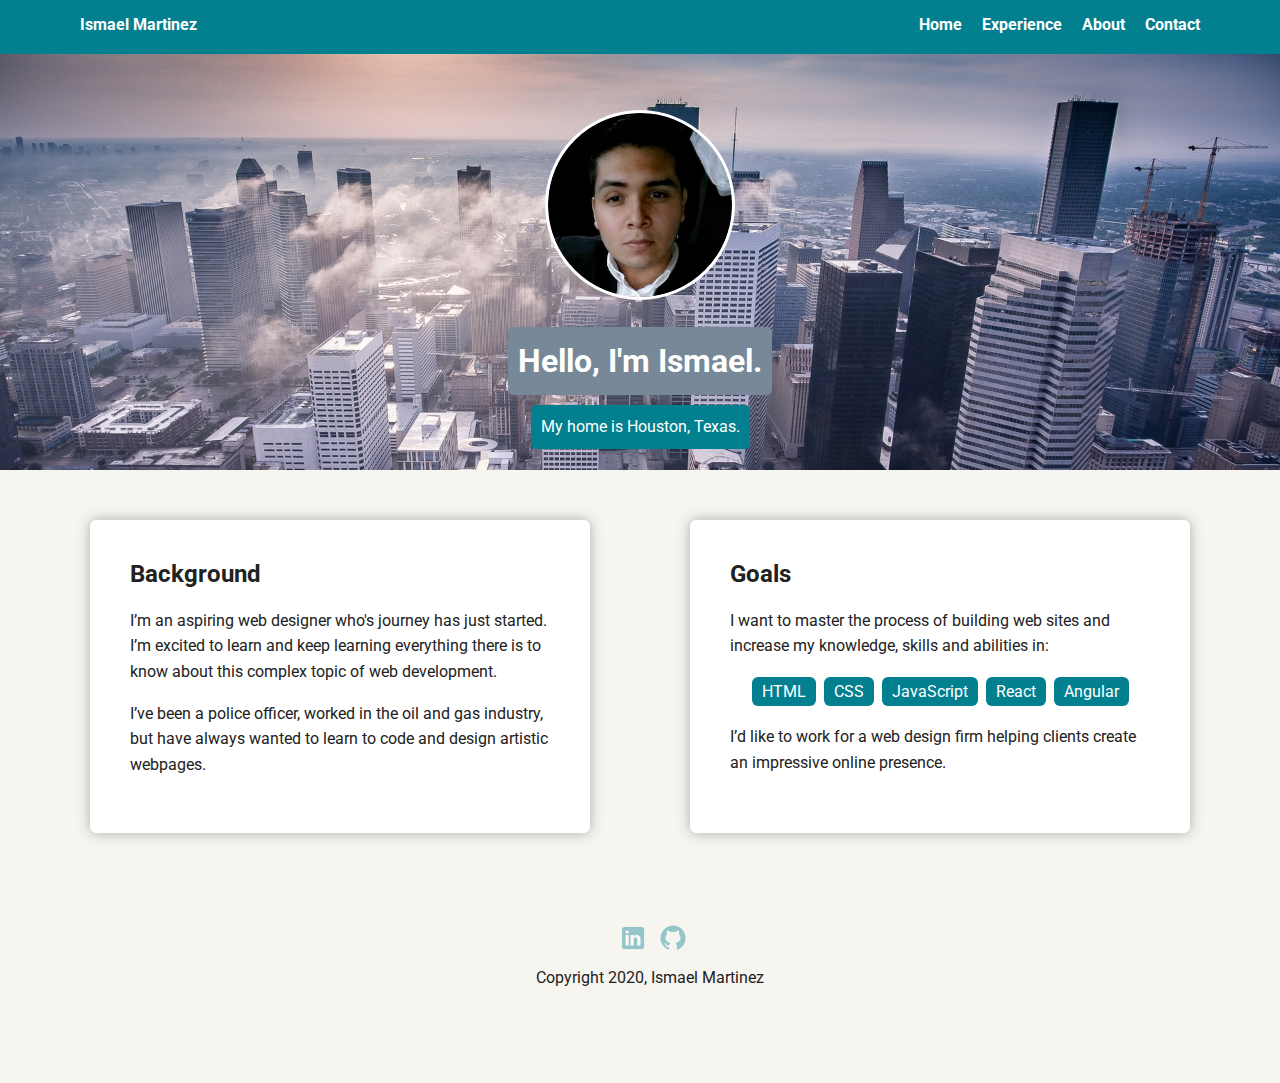
<file: index.html>
<!doctype html>
<html lang="en">
<head>
  <meta charset="utf-8">
  <title>Ismael Martinez Jr</title>
  <meta name="viewport" content="width=device-width, initial-scale=1.0">
  <link rel="stylesheet" href="styles.css">
  <link rel="stylesheet" href="experience.html">
  <link rel="stylesheet" href="about.html">
  <link rel="stylesheet" href="contact.html">
  <link href="https://fonts.googleapis.com/css?family=Muli%7CRoboto:400,300,500,700,900" rel="stylesheet">
</head>

  <body>
    <div class="main-nav">
        <ul class="nav">
          <li class="name">Ismael Martinez</li>
          <li><a href="index.html">Home</a></li>
          <li><a href="experience.html">Experience</a></li>
          <li><a href="about.html">About</a></li>
          <lI><a href="contact.html">Contact</a></lI>

        </ul>
    </div>

    <header>
      <img src="images/profile-img/ismael.png" alt="Picture of Ismael Martinez" class="profile-image">
      <h1 class="tag name">Hello, I'm Ismael.</h1>
      <p class="tag location">My home is Houston, Texas.</p>
    </header>

    <main class="flex">
      <div class="card">
        <h2>Background</h2>
        <p>I’m an aspiring web designer who's journey has just started. I’m excited to learn and keep learning everything there is to know about this complex topic of web development.</p>
        <p>I’ve been a police officer, worked in the oil and gas industry, but have always wanted to learn to code and design artistic webpages.</p>
      </div> 

      <div class="card">
        <h2>Goals</h2>
        <p>I want to master the process of building web sites and increase my knowledge, skills and abilities in:</p>
        <ul class="skills">
          <li>HTML</li>
          <li>CSS</li>
          <li>JavaScript</li>
          <li>React</li>
          <li>Angular</li>
        </ul>
        <p>I’d like to work for a web design firm helping clients create an impressive online presence.</p>
      </div> 

    </main>
    <footer>
      <ul>
        <li><a href="https://www.linkedin.com/in/ismael-martinez-23607412a/" class="social linkedin" target="_blank">LinkedIn</a></li>
        <li><a href="https://github.com/" class="social github" target="_blank">Github</a></li>
      </ul>
      <p class="copyright">Copyright 2020, Ismael Martinez</p>
    </footer>
  </body>
  </html>
</file>
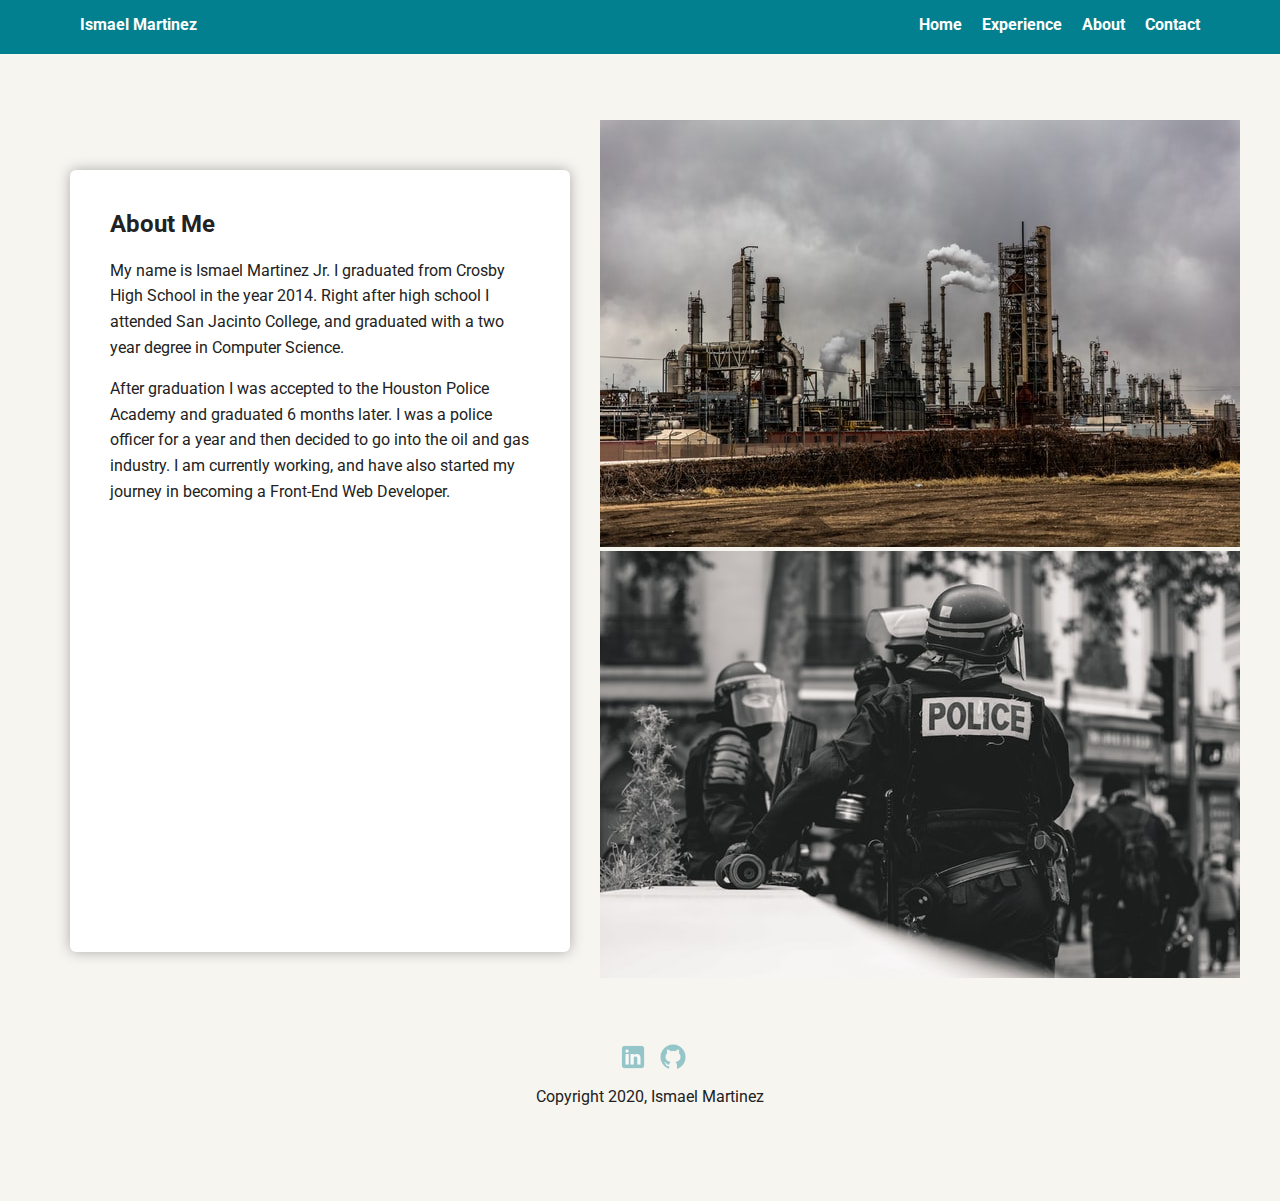
<file: about.html>
<!doctype html>
<html lang="en">
<head>
  <meta charset="utf-8">
  <title>About Me</title>
  <meta name="viewport" content="width=device-width, initial-scale=1.0">
  <link rel="stylesheet" href="styles.css">
  <link rel="stylesheet" href="experience.html">
  <link rel="stylesheet" href="about.html">
  <link rel="stylesheet" href="contact.html">
  <link href="https://fonts.googleapis.com/css?family=Muli%7CRoboto:400,300,500,700,900" rel="stylesheet">
</head>

  <body>
    <div class="main-nav main-nav1">
        <ul class="nav">
          <li class="name">Ismael Martinez</li>
          <li><a href="index.html">Home</a></li>
          <li><a href="experience.html">Experience</a></li>
          <li><a href="about.html">About</a></li>
          <lI><a href="contact.html">Contact</a></lI>

        </ul>
    </div>

    <main class="flex">
      <div class="card card3">
        <h2>About Me</h2>
        <p>My name is Ismael Martinez Jr. I graduated from Crosby High School in the year 2014. Right after high school
           I attended San Jacinto College, and graduated with a two year degree in Computer Science.</p>
        <p>After graduation I was accepted to the Houston Police Academy and graduated 6 months later. I was a police officer
           for a year and then decided to go into the oil and gas industry. I am currently working, and have also started my journey in becoming a Front-End Web Developer.</p>
      </div>

      <div>
        <div class="oil-and-gas-img">
          <img src="images/background/oilandgas.jpg" alt="picture of a refinery">
        </div>
        <div class="police-img">
          <img src="images/background/police.jpg" alt="picture of police during riot">
        </div>
      </div>
    </main>

    <footer>
      <ul>
        <li><a href="https://www.linkedin.com/in/ismael-martinez-23607412a/" class="social linkedin" target="_blank">LinkedIn</a></li>
        <li><a href="https://github.com/" class="social github" target="_blank">Github</a></li>
      </ul>
      <p class="copyright">Copyright 2020, Ismael Martinez</p>
    </footer>
  </body>
  </html>
</file>
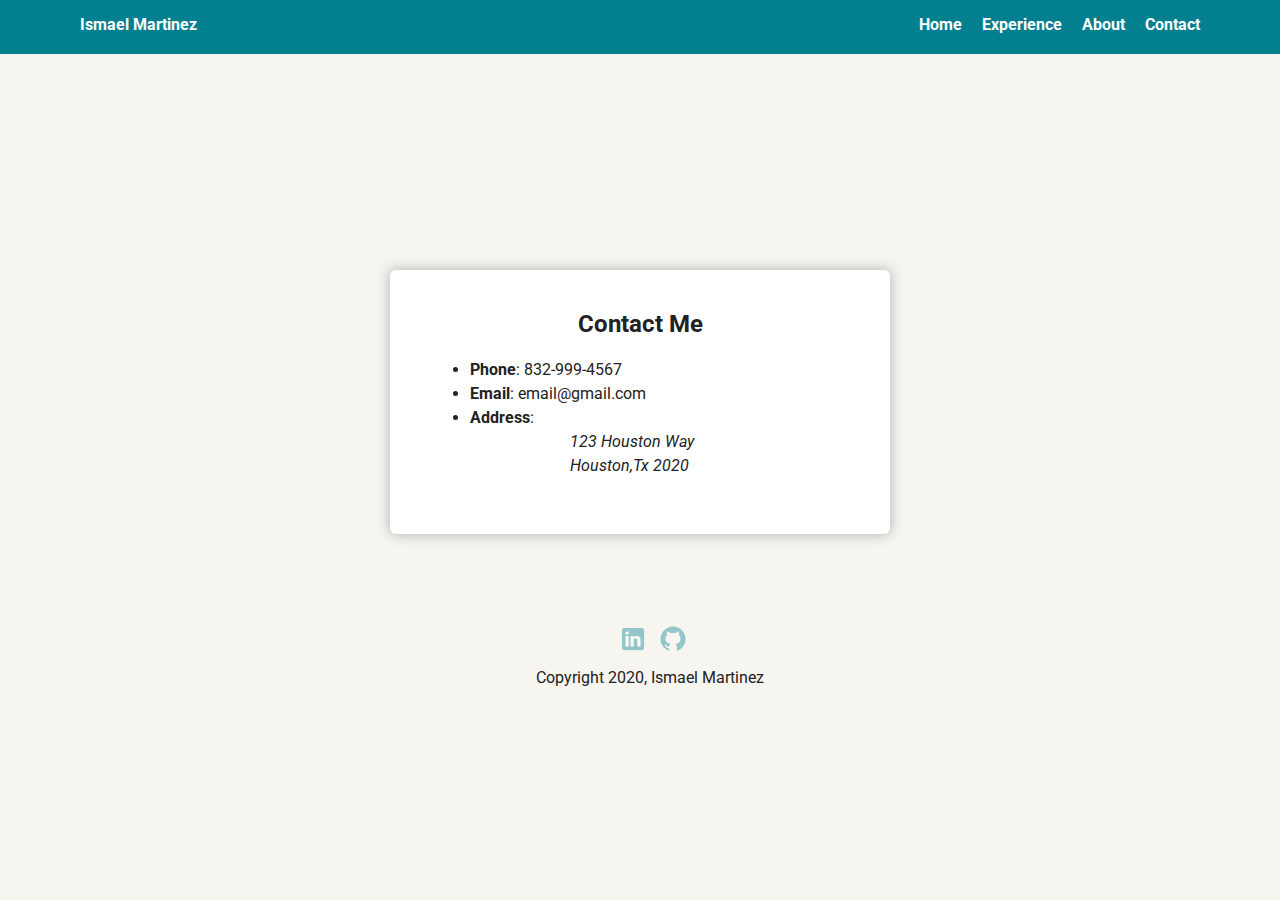
<file: contact.html>
<!doctype html>
<html lang="en">
<head>
  <meta charset="utf-8">
  <title>Contact Me</title>
  <meta name="viewport" content="width=device-width, initial-scale=1.0">
  <link rel="stylesheet" href="styles.css">
  <link rel="stylesheet" href="experience.html">
  <link rel="stylesheet" href="about.html">
  <link rel="stylesheet" href="contact.html">
  <link href="https://fonts.googleapis.com/css?family=Muli%7CRoboto:400,300,500,700,900" rel="stylesheet">
</head>

  <body>
    <div class="main-nav main-nav2">
        <ul class="nav">
          <li class="name">Ismael Martinez</li>
          <li><a href="index.html">Home</a></li>
          <li><a href="experience.html">Experience</a></li>
          <li><a href="about.html">About</a></li>
          <lI><a href="contact.html">Contact</a></lI>
        </ul>
    </div>

    <main class="flex">
      <div class="card card4">
        <h2>Contact Me</h2>
        <ul>
          <li><strong>Phone</strong>: 832-999-4567</li>
          <li><strong>Email</strong>: email@gmail.com</li>
          <li><strong>Address</strong>:<address>123 Houston Way<br>Houston,Tx 2020</address></li>
        </ul>
      </div> 
    </main>

    <footer>
      <ul>
        <li><a href="https://www.linkedin.com/in/ismael-martinez-23607412a/" class="social linkedin" target="_blank">LinkedIn</a></li>
        <li><a href="https://github.com/" class="social github" target="_blank">Github</a></li>
      </ul>
      <p class="copyright">Copyright 2020, Ismael Martinez</p>
    </footer>
  </body>
  </html>
</file>
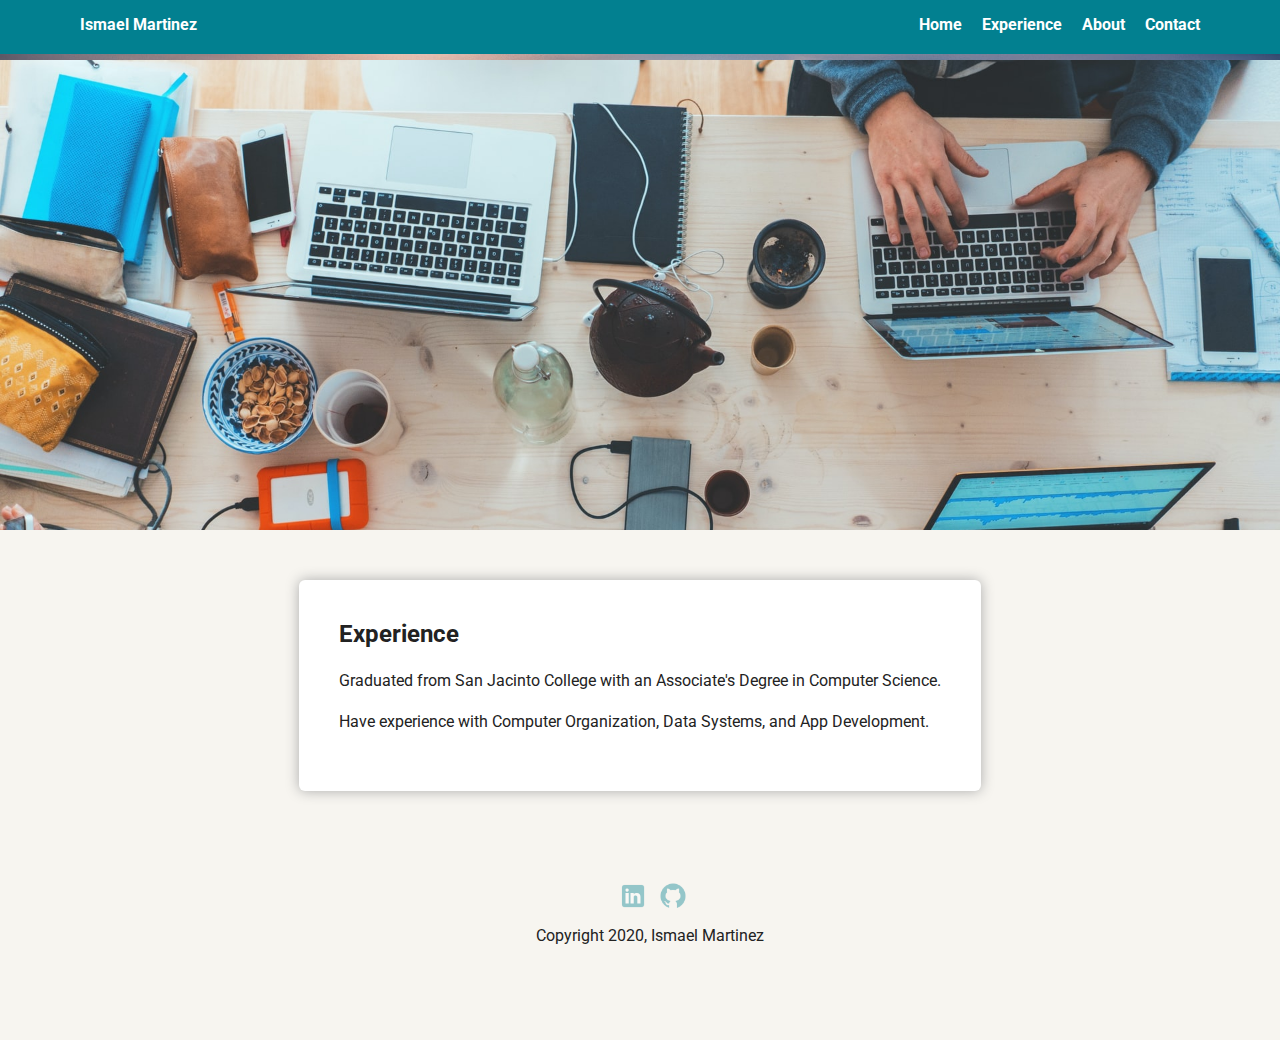
<file: experience.html>
<!doctype html>
<html lang="en">
<head>
  <meta charset="utf-8">
  <title>My Experience</title>
  <meta name="viewport" content="width=device-width, initial-scale=1.0">
  <link rel="stylesheet" href="styles.css">
  <link rel="stylesheet" href="experience.html">
  <link rel="stylesheet" href="about.html">
  <link rel="stylesheet" href="contact.html">
  <link href="https://fonts.googleapis.com/css?family=Muli%7CRoboto:400,300,500,700,900" rel="stylesheet">
</head>

  <body>
    <div class="main-nav">
        <ul class="nav">
          <li class="name">Ismael Martinez</li>
          <li><a href="index.html">Home</a></li>
          <li><a href="experience.html">Experience</a></li>
          <li><a href="about.html">About</a></li>
          <lI><a href="contact.html">Contact</a></lI>
        </ul>
    </div>

    <Header><div class="header-experience"></div></Header>

    <main class="flex">
      <div class="card card2">
        <h2>Experience</h2>
        <p>Graduated from San Jacinto College with an Associate's Degree in Computer Science.</p>
        <p>Have experience with Computer Organization, Data Systems, and App Development.</p>
      </div> 

    </main>
    <footer>
      <ul>
        <li><a href="https://www.linkedin.com/in/ismael-martinez-23607412a/" class="social linkedin" target="_blank">LinkedIn</a></li>
        <li><a href="https://github.com/" class="social github" target="_blank">Github</a></li>
      </ul>
      <p class="copyright">Copyright 2020, Ismael Martinez</p>
    </footer>
  </body>
  </html>
</file>
<file: styles.css>
/* Global Layout Set-up */
* { 
  box-sizing: border-box;
}
  
body {
  margin: 0;
  padding: 0;
  text-align: center;
  font-family: 'Roboto', sans-serif;
  color: #222;
  background: #f7f5f0;
}
/* Link Styles */

a {
  text-decoration: none;
  color: #999;
}
a:hover {
  color: #6633ff;
}

/* Section Styles */

.main-nav {
  width: 100%;
  background: #028090;
  min-height: 30px;
  padding: 10px;
  position: fixed;
  text-align: center;
  z-index: 1;
}

.main-nav1{
  top: 0;
}

.main-nav2{
  top: 0;
}

.nav {
  display: flex;
  justify-content: space-around;
  font-weight: 700;
  list-style-type: none;
  margin: 0 auto;
  padding: 0;
}

.nav .name {
    display: block;
    margin-right: auto;
    color: white;
}
.nav li {
  padding: 5px 10px 10px 10px;
}
.nav a {
  color: white;
  transition: all .5s;
}
.nav a:hover {
  color: #02c39a;
}

header {
  text-align: center;
  background: url('images/background/houston-views.jpg') no-repeat top center ;
  background-size: cover;
  overflow: hidden;
  padding-top: 60px;
  min-height: 470px;
}
header {
  line-height: 1.5;
}
header .profile-image {
  margin-top: 50px;
  width: 190px;
  height: 190px;
  border-radius: 50%;
  border: 3px solid white;
  transition: all ease .5s;
  z-index: -1;
}
header .profile-image:hover {
  transform: scale(1.2);
}

.header-experience{

  text-align: center;
  background: url('images/background/college.jpg') no-repeat top center ;
  background-size: cover;
  overflow: hidden;
  padding-top: 60px;
  min-height: 470px;

}
.tag {
  background-color: lightslategray;
  color: white;
  padding: 10px;
  border-radius: 5px;
  display: table;
  margin: 10px auto;
} 
.location {
  background-color: #028090;
  color: white;
}

header .name{
  margin-top: 20px; 
}


.card {
  margin: 30px;
  padding: 20px 40px 40px;
  max-width: 500px;
  text-align: left;
  background: #fff;
  box-shadow: 0 0 .8rem 0 rgb(170, 170, 170) ;
  border-radius: 6px;
  transition: box-shadow ease .5s;
  
}
.card:hover {
  box-shadow: 0 0 1.2rem 0 rgb(156, 154, 154);
}

.card2{
  max-width: 800px;
}

.card3{
  margin-top: 150px;
  max-width: 500px;
}

.card4{
  text-align: center;
  margin-top:250px;
  max-width: 500px;
}

.card4 ul{
  text-align: left;
  line-height: 1.5rem;
}

.card4 address{
  margin-left: 100px;
}

.oil-and-gas-img img{
  margin-top: 100px;
}


ul.skills {
  padding: 0;
  text-align: center;
}

.skills li {
  border-radius: 6px;
  display: inline-block;
  background: #028090;
  color: white;
  padding: 5px 10px;
  margin: 2px;
}


footer {
  width: 100%;
  min-height: 30px;
  padding: 20px 0 40px 20px;
}

footer .copyright {
  top: -8px;
  font-size: .75em;
}

footer ul {
  list-style-type: none;
  margin: 0;
  padding: 0;
}

footer ul li {
  display: inline-block;
}

a.social {
  display: inline-block;
  text-indent: -9999px;
  margin-left: 5px;
  width: 30px;
  height: 30px;
  background-size: 30px 30px;
  opacity: .4;
  transition: all .5s;
}
a.facebook {
  background-image: url(images/icons/facebook.png);
}
a.linkedin {
  background-image: url(images/icons/linkedin.png);
}
a.github {
  background-image: url(images/icons/github.png);
}
a.social:hover {
  opacity: 1;
}
.clearfix {
  clear: both;
}



/* Styles for larger screens */
@media screen and (min-width: 720px) {
  
  .flex {
      display: -ms-flexbox;      /* TWEENER - IE 10 */
      display: flex; 
      max-width: 1200px;
      -ms-flex-pack: distribute;
      justify-content: space-around;
      margin: 0 auto;
  }

  header {
    min-height: 470px;
  }


  .nav {
    max-width: 1200px;
    padding: 0 30px;
  }
  
  .card3{
    min-width: 500px;
  }

  .card4{
    width: 800px;
  }


  main {
    padding-top: 20px;
  }

  main p {
    line-height: 1.6em;
  }

  footer {
    font-size: 1.3em;
    max-width: 1200px;
    margin: 40px auto;
  }

}
</file>
